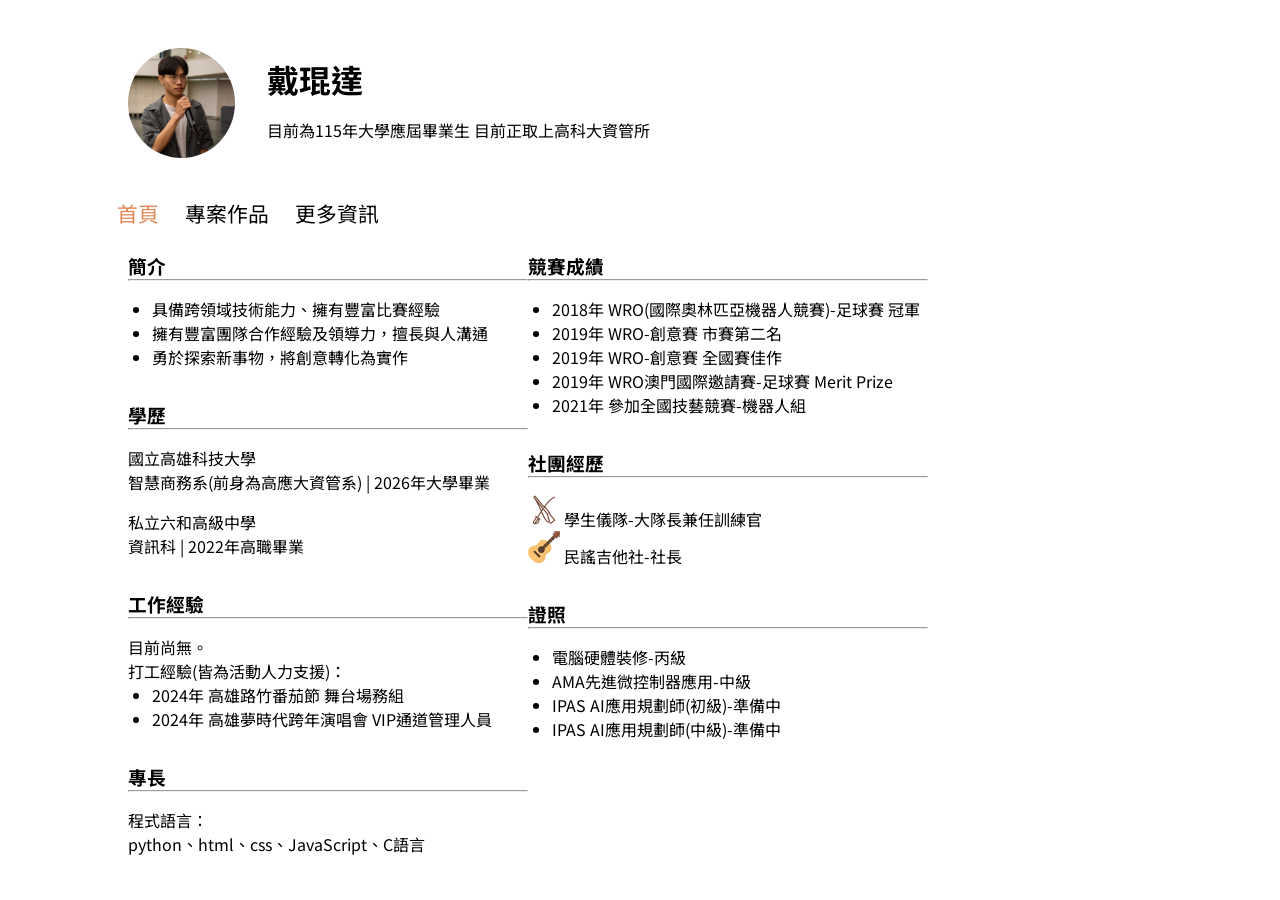
<file: index.html>
<!doctype html>
<html lang="zh-Hant">
  <head>
    <meta charset="UTF-8" />
    <meta http-equiv="X-UA-Compatible" content="IE=edge" />
    <meta name="viewport" content="width=device-width, initial-scale=1.0" />
    <meta name="robots" content="index, follow" />
    <meta name="author" content="Kun-Da Tai" />
    <title>戴琨達 | 個人履歷表</title>
    <link rel="preconnect" href="https://fonts.googleapis.com" />
    <link rel="preconnect" href="https://fonts.gstatic.com" crossorigin />
    <link
      href="https://fonts.googleapis.com/css2?family=Noto+Sans+TC&display=swap"
      rel="stylesheet"
    />
    <link rel="stylesheet" href="./style/style.css" />
  </head>

  <body>
    <!-- header & navbar -->
    <header>
      <div class="fixed-bar">
        <img src="./ICONS/mypic01.jpg" alt="" />
        <div>
          <h1 class="name">戴琨達</h1>
          <p>目前為115年大學應屆畢業生 目前正取上高科大資管所</p>
        </div>
      </div>
      <nav>
        <ul>
          <li><a class="active" href="#">首頁</a></li>
          <li><a href="project.html">專案作品</a></li>
          <li><a href="more.html">更多資訊</a></li>
        </ul>
      </nav>
    </header>

    <!-- introduction & picture -->
    <main>
      <section class="left">
        <div class="option">
          <h3>簡介</h3>
          <hr />
          <ul>
            <li>具備跨領域技術能力、擁有豐富比賽經驗</li>
            <li>擁有豐富團隊合作經驗及領導力，擅長與人溝通</li>
            <li>勇於探索新事物，將創意轉化為實作</li>
          </ul>
        </div>
        <div class="option">
          <h3>學歷</h3>
          <hr />
          <div class="school">國立高雄科技大學</div>
          <div>智慧商務系(前身為高應大資管系) | 2026年大學畢業</div>
          <div class="school" style="padding-top: 1rem">私立六和高級中學</div>
          <div>資訊科 | 2022年高職畢業</div>
        </div>
        <div class="option">
          <h3>工作經驗</h3>
          <hr />
          <div>目前尚無。</div>
          <div>打工經驗(皆為活動人力支援)：</div>
          <ul>
            <li>2024年 高雄路竹番茄節 舞台場務組</li>
            <li>2024年 高雄夢時代跨年演唱會 VIP通道管理人員</li>
          </ul>
        </div>
        <div class="option">
          <h3>專長</h3>
          <hr />
          <div>程式語言：</div>
          <div>python、html、css、JavaScript、C語言</div>
        </div>
      </section>

      <section class="right">
        <div class="option">
          <h3>競賽成績</h3>
          <hr />
          <ul>
            <li>2018年 WRO(國際奧林匹亞機器人競賽)-足球賽 冠軍</li>
            <li>2019年 WRO-創意賽 市賽第二名</li>
            <li>2019年 WRO-創意賽 全國賽佳作</li>
            <li>2019年 WRO澳門國際邀請賽-足球賽 Merit Prize</li>
            <li>2021年 參加全國技藝競賽-機器人組</li>
          </ul>
        </div>
        <div class="option">
          <h3>社團經歷</h3>
          <hr />
          <img src="./ICONS/band.png" alt="" />
          <span class="club">學生儀隊-大隊長兼任訓練官</span><br />
          <img src="./ICONS/guitar.png" alt="" />
          <span class="club">民謠吉他社-社長</span>
        </div>
        <div class="option">
          <h3>證照</h3>
          <hr />
          <ul>
            <li>電腦硬體裝修-丙級</li>
            <li>AMA先進微控制器應用-中級</li>
            <li>IPAS AI應用規劃師(初級)-準備中</li>
            <li>IPAS AI應用規劃師(中級)-準備中</li>
          </ul>
        </div>
      </section>
    </main>
  </body>
  <script src="./app.js"></script>
</html>
</file>
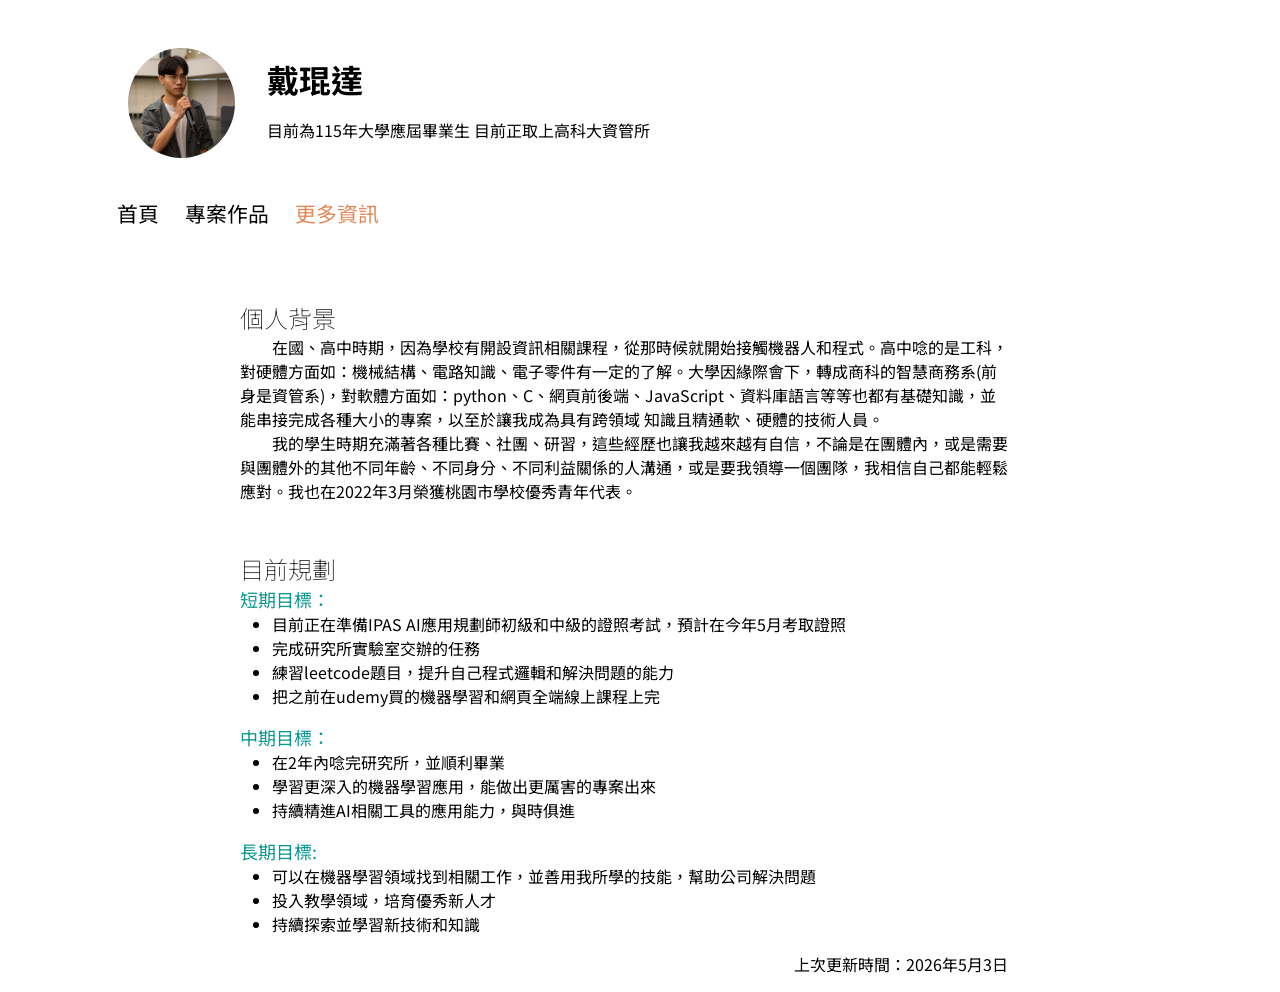
<file: more.html>
<!doctype html>
<html lang="zh-Hant">
  <head>
    <meta charset="UTF-8" />
    <meta http-equiv="X-UA-Compatible" content="IE=edge" />
    <meta name="viewport" content="width=device-width, initial-scale=1.0" />
    <meta name="robots" content="index, follow" />
    <meta name="author" content="Kun-Da Tai" />
    <title>戴琨達 | 個人履歷表</title>
    <link rel="preconnect" href="https://fonts.googleapis.com" />
    <link rel="preconnect" href="https://fonts.gstatic.com" crossorigin />
    <link
      href="https://fonts.googleapis.com/css2?family=Noto+Sans+TC&display=swap"
      rel="stylesheet"
    />
    <link rel="stylesheet" href="./style/style.css" />
  </head>

  <body>
    <!-- header & navbar -->
    <header>
      <div class="fixed-bar">
        <img src="./ICONS/mypic01.jpg" alt="" />
        <div>
          <h1 class="name">戴琨達</h1>
          <p>目前為115年大學應屆畢業生 目前正取上高科大資管所</p>
        </div>
      </div>
      <nav>
        <ul>
          <li><a href="index.html">首頁</a></li>
          <li><a href="project.html">專案作品</a></li>
          <li><a class="active" href="#">更多資訊</a></li>
        </ul>
      </nav>
    </header>

    <main>
      <section class="list">
        <div class="third">
          <h2 style="font-weight: lighter">個人背景</h2>
          <p class="content">
            &emsp;&emsp;在國、高中時期，因為學校有開設資訊相關課程，從那時候就開始接觸機器人和程式。高中唸的是工科，對硬體方面如：機械結構、電路知識、電子零件有一定的了解。大學因緣際會下，轉成商科的智慧商務系(前身是資管系)，對軟體方面如：python、C、網頁前後端、JavaScript、資料庫語言等等也都有基礎知識，並能串接完成各種大小的專案，以至於讓我成為具有跨領域
            知識且精通軟、硬體的技術人員。
          </p>
          <p class="content">
            &emsp;&emsp;我的學生時期充滿著各種比賽、社團、研習，這些經歷也讓我越來越有自信，不論是在團體內，或是需要與團體外的其他不同年齡、不同身分、不同利益關係的人溝通，或是要我領導一個團隊，我相信自己都能輕鬆應對。我也在2022年3月榮獲桃園市學校優秀青年代表。
          </p>
          <h2 style="font-weight: lighter">目前規劃</h2>
          <ul>
            短期目標：
            <li>
              目前正在準備IPAS
              AI應用規劃師初級和中級的證照考試，預計在今年5月考取證照
            </li>
            <li>完成研究所實驗室交辦的任務</li>
            <li>練習leetcode題目，提升自己程式邏輯和解決問題的能力</li>
            <li>把之前在udemy買的機器學習和網頁全端線上課程上完</li>
          </ul>
          <ul>
            中期目標：
            <li>在2年內唸完研究所，並順利畢業</li>
            <li>學習更深入的機器學習應用，能做出更厲害的專案出來</li>
            <li>持續精進AI相關工具的應用能力，與時俱進</li>
          </ul>
          <ul>
            長期目標:
            <li>
              可以在機器學習領域找到相關工作，並善用我所學的技能，幫助公司解決問題
            </li>
            <li>投入教學領域，培育優秀新人才</li>
            <li>持續探索並學習新技術和知識</li>
          </ul>
          <p class="conntent" style="text-align: right; padding-bottom: 1rem">
            上次更新時間：2026年5月3日
          </p>
        </div>
      </section>
    </main>
  </body>
</html>
</file>
<file: style/style.css>
@charset "UTF-8";
* {
  padding: 0;
  margin: 0;
  box-sizing: border-box;
  font-family: "Noto Sans TC", sans-serif;
}

body {
  position: relative;
  padding-left: 5rem;
  padding-right: 5rem;
}

header div.fixed-bar {
  display: flex;
  width: 100%;
  padding: 3rem 0rem 1rem 3rem;
}
header div.fixed-bar img {
  width: 10%;
  height: 10%;
  border-radius: 50%;
}
header div.fixed-bar div {
  display: flex;
  flex-direction: column;
  justify-content: flex-end;
  flex-wrap: wrap;
  margin-bottom: 1rem;
  margin-left: 2rem;
}
header div.fixed-bar div h1 {
  font-size: 2rem;
  padding-bottom: 1rem;
}
header nav {
  width: 100%;
}
header nav ul {
  padding: 1.5rem;
  width: 30%;
  display: flex;
  list-style-type: none;
  justify-content: space-around;
}
header nav ul li {
  font-size: 1.3rem;
}
header nav ul li a {
  color: black;
  text-decoration: none;
}
header nav ul li a:hover {
  color: #e08958;
}

main {
  display: flex;
  flex-wrap: wrap;
}
main section.left {
  flex: 1 1 300px;
  padding-left: 3rem;
}
main section.left div.option {
  margin-bottom: 2rem;
}
main section.left hr {
  margin-bottom: 1rem;
  width: 25rem;
}
main section.left ul li {
  margin-left: 1.5rem;
}
main section.right {
  flex: 3 1 300px;
}
main section.right div.option {
  margin-bottom: 2rem;
}
main section.right hr {
  margin-bottom: 1rem;
  width: 25rem;
}
main section.right img {
  width: 2rem;
  height: 2rem;
}
main section.right ul li {
  margin-left: 1.5rem;
}
main section.list {
  display: flex;
  margin-left: 10rem;
  justify-content: flex-start;
  align-items: flex-start;
  flex-wrap: wrap;
}
main section.list a {
  text-decoration: none;
  color: black;
  width: 20vw;
  margin-right: 3rem;
  margin-top: 1rem;
}
main section.list a img {
  width: 105%;
  height: 90%;
  border-radius: 2%;
}
main section.list a div.title {
  width: 105%;
  font-size: 1.2rem;
}
main section.list div.third {
  width: 60vw;
}
main section.list div.third h2 {
  margin-top: 3rem;
}
main section.list div.third ul {
  color: #0b9890;
  font-size: large;
  margin-bottom: 1rem;
}
main section.list div.third ul li {
  color: black;
  margin-left: 2rem;
  font-size: medium;
}
main div.hidden {
  position: absolute;
  width: 100%;
  height: 100%;
  top: 0;
  left: 0;
  overflow-y: auto;
  background-color: rgba(162, 162, 162, 0.4941176471);
  z-index: 999;
  visibility: hidden;
}
main div.hidden div.hidden-container {
  margin: 8rem 15rem 0 15rem;
  background-color: #f1f1f1;
  padding-left: 5rem;
}
main div.hidden div.closed {
  position: flex;
  text-align: right;
  justify-content: center;
  align-items: center;
}
main div.hidden div.closed img {
  cursor: pointer;
  scale: 0.5;
}
main div.hidden p {
  padding-right: 5rem;
}
main div.hidden div.figure-content {
  padding-right: 5rem;
  display: flex;
  flex-wrap: wrap;
  gap: 5px;
  justify-content: space-around;
}
main div.hidden div.figure-content figure.item {
  flex: 0 0 40%; /* 關鍵：設定寬度為 50% 扣除間距 */
  margin: 0;
  display: flex;
  flex-direction: column;
  align-items: center;
  text-align: center;
  margin-bottom: 2rem;
}
main div.hidden div.figure-content figure.item img {
  max-width: 20vw;
  max-height: 60vh;
}
main div.hidden div.figure-content figure.item figcaption {
  margin-top: 5px;
  font-size: 14px;
  color: #333;
  font-size: large;
  text-align: left;
}
main div.hidden ul {
  margin-top: 1rem;
}
main div.hidden ul li {
  margin-left: 2.5rem;
}
main div.hidden .title {
  margin-top: 1.5rem;
}
main div.hidden video {
  width: 50vw;
}
main div.display {
  visibility: visible;
}
main section.picture {
  flex: 1 1 600px;
  position: relative;
}
main section.picture img {
  width: 30vw;
}
main section.picture div.orangeRect {
  width: 30vw;
  height: 80vh;
  background-color: #e08958;
  position: absolute;
  top: 50px;
  left: 80px;
  z-index: -1;
}
main section.form {
  flex: 1 1 600px;
}
main section.form form {
  min-height: 70vh;
  display: flex;
  flex-direction: column;
  justify-content: space-around;
  padding: 1.5rem;
}
main section.form form div {
  margin: 0.5rem;
}
main section.form form div label {
  font-size: 1.5rem;
  margin-right: 1rem;
}
main section.form form div input,
main section.form form div textarea {
  background-color: rgba(215, 129, 79, 0.8509803922);
  color: white;
  font-size: 1.25rem;
  padding: 0.25rem;
  border: none;
  width: 80%;
}
main section.form form div textarea {
  vertical-align: top;
}
main section.form form button {
  align-self: center;
  background-color: #e08958;
  color: white;
  border: none;
  cursor: pointer;
  padding: 1.75rem 1.5rem;
  font-size: 2rem;
  border-radius: 10px;
}
main div.line {
  background-color: gray;
  width: 3px;
}
main section.contact {
  flex: 1 1 500px;
  display: flex;
  align-items: center;
  padding: 2rem;
}
main div.content h2 {
  margin: 3rem 1rem;
}

footer a {
  padding: 1rem;
}

.active {
  color: #e08958;
}

@media screen and (max-width: 1100px) {
  .orange {
    opacity: 0.5;
  }
  header nav ul {
    width: 100%;
    flex-direction: column;
  }
  header nav ul li {
    padding: 1rem 0rem;
    border-bottom: 2px solid gray;
  }
  main section.right {
    display: flex;
    justify-content: center;
    align-items: center;
    margin: 1rem;
  }
  main section.right img {
    position: static;
    transform: none;
    width: 50vw;
    height: 50vw;
  }
  main figure.item {
    flex: 0 0 100%;
  }
  main section.picture {
    display: flex;
    justify-content: center;
    align-items: center;
  }
  main section.picture img {
    width: 60vw;
  }
  main section.picture div.orangeRect {
    display: none;
  }
  div.line {
    display: none;
  }
}/*# sourceMappingURL=style.css.map */
</file>
